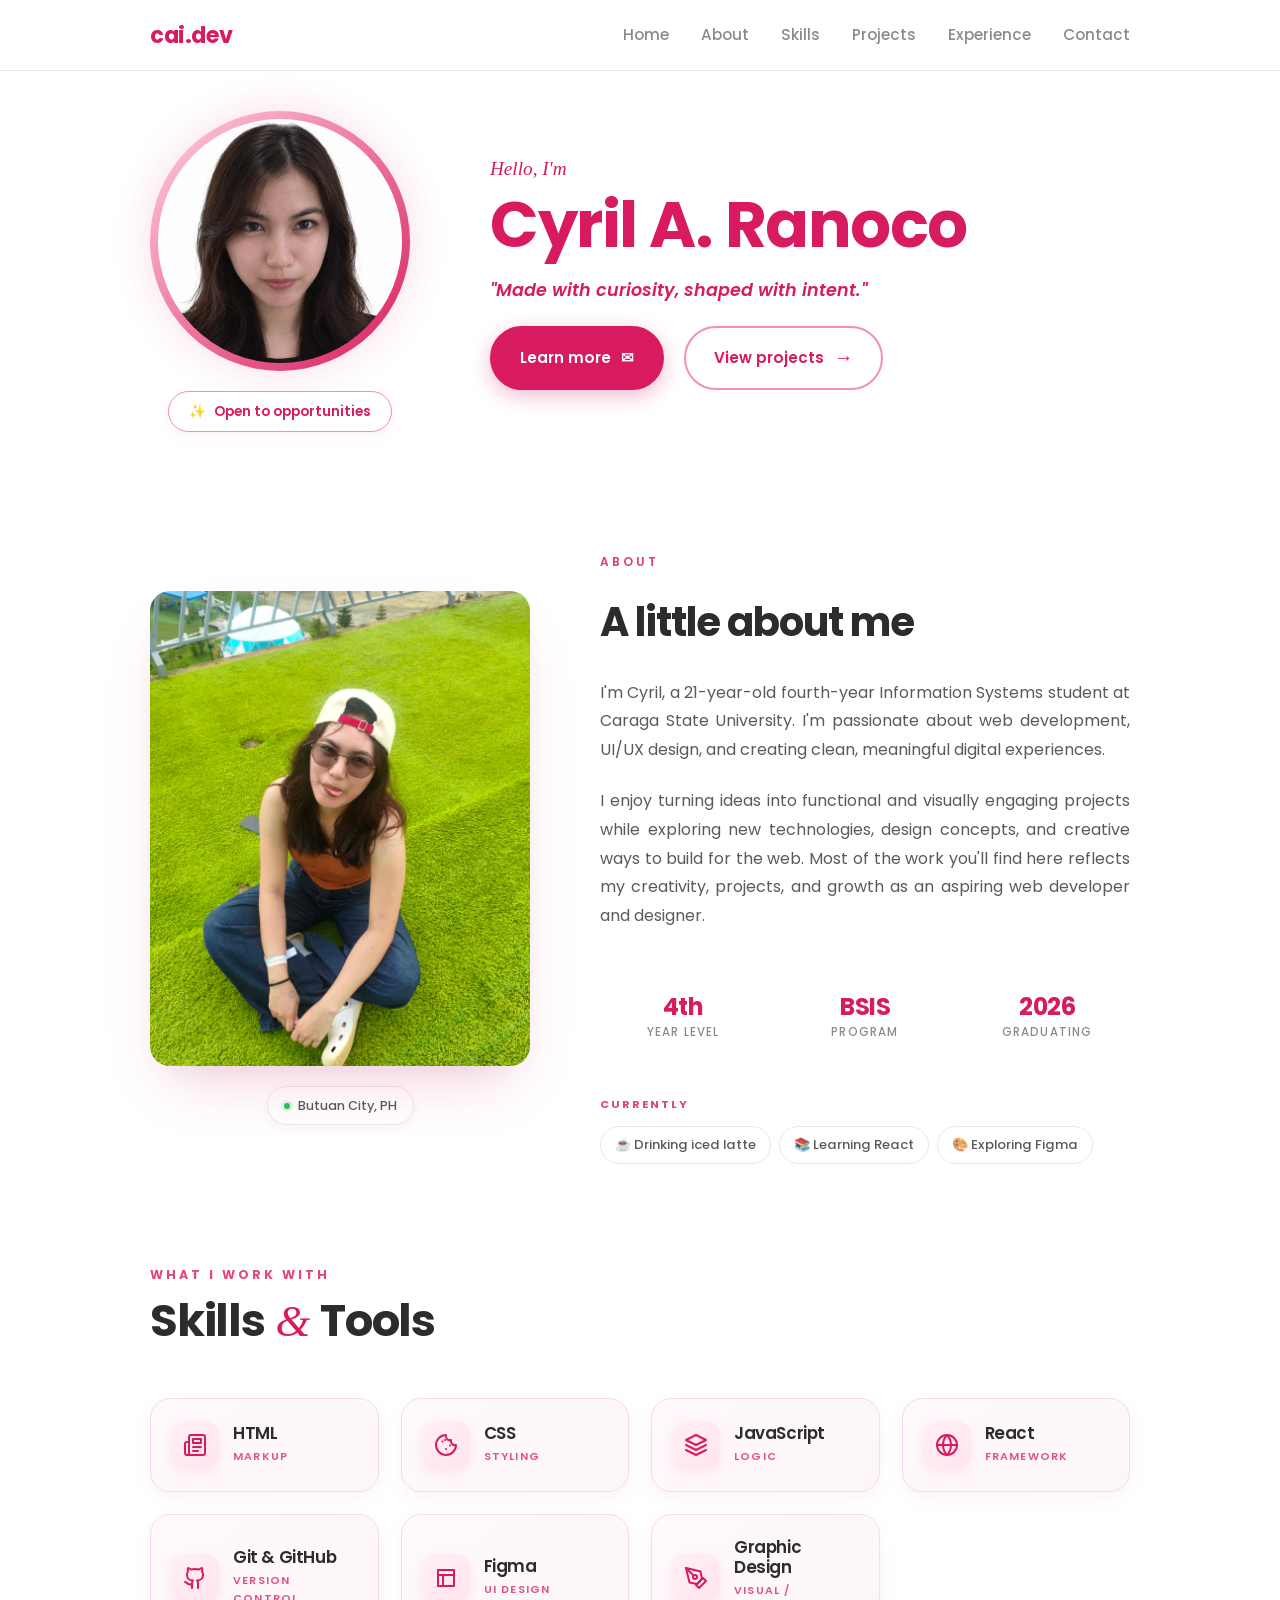
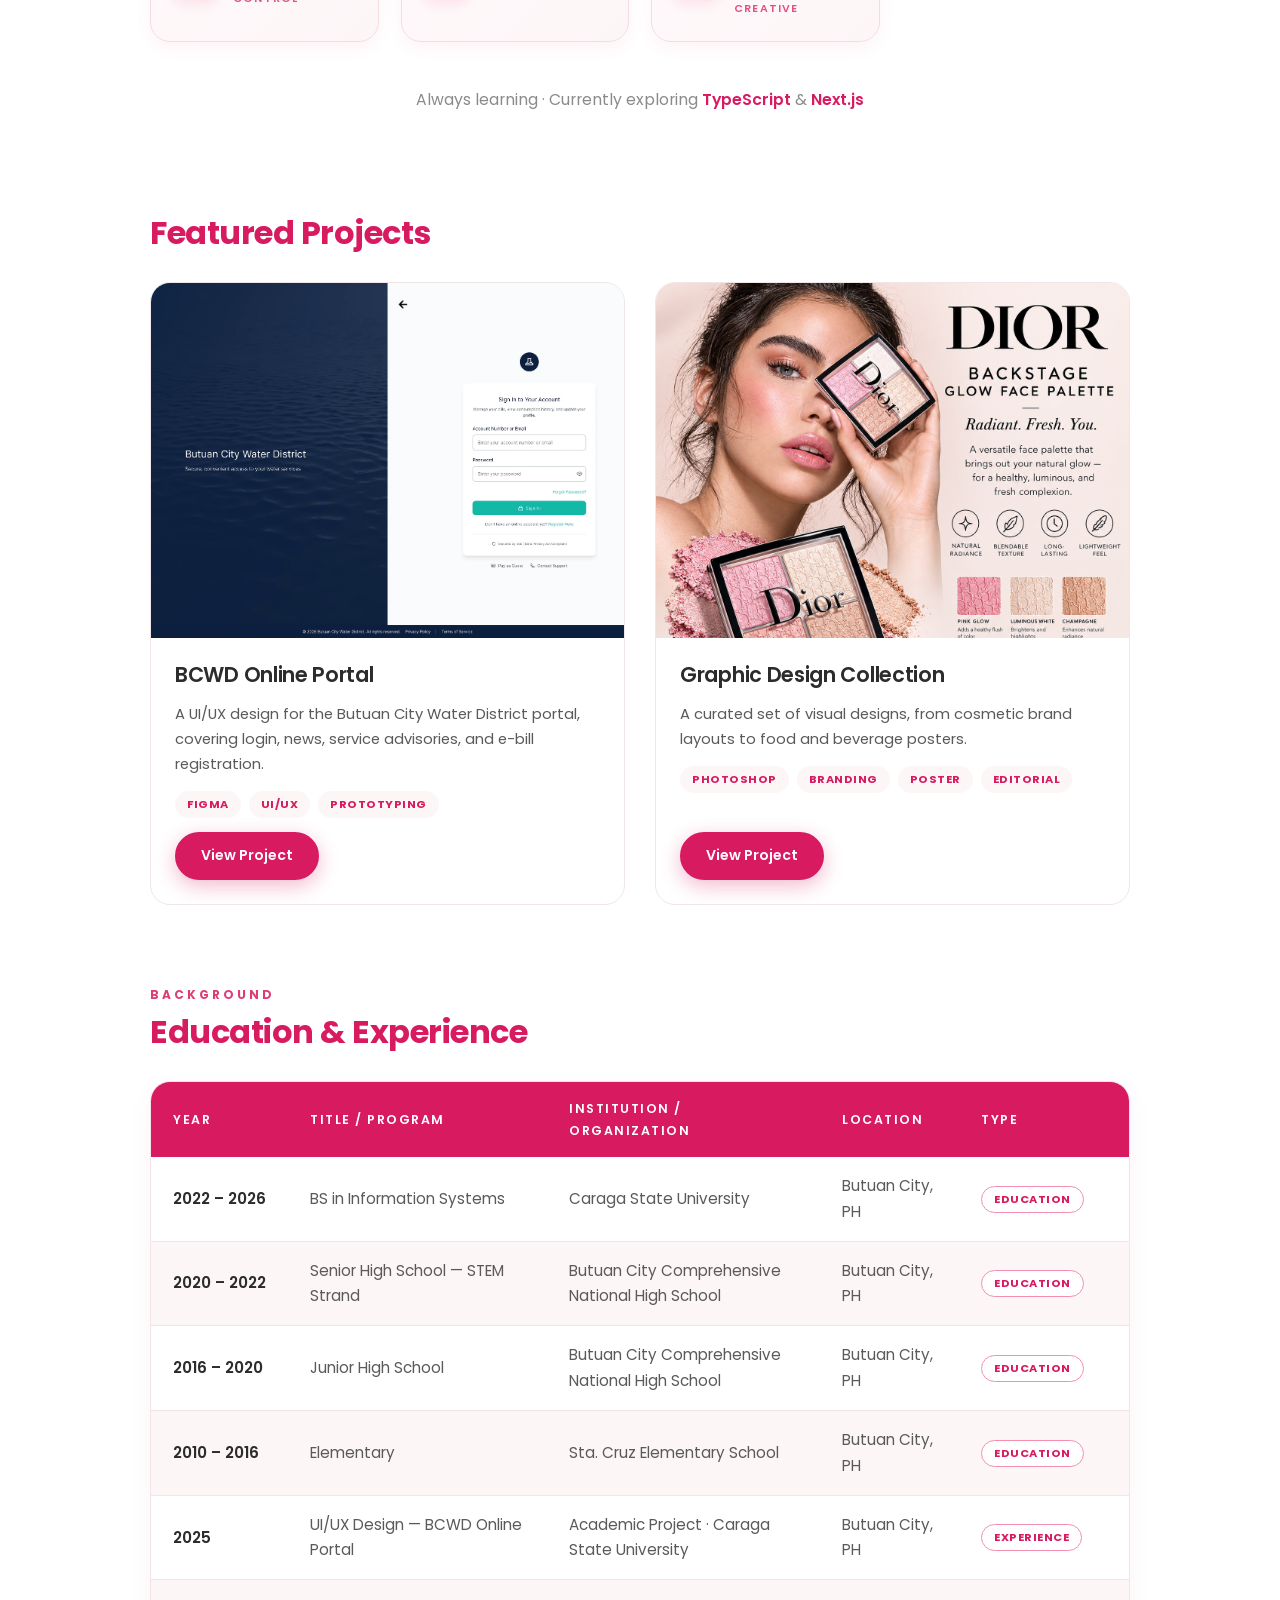
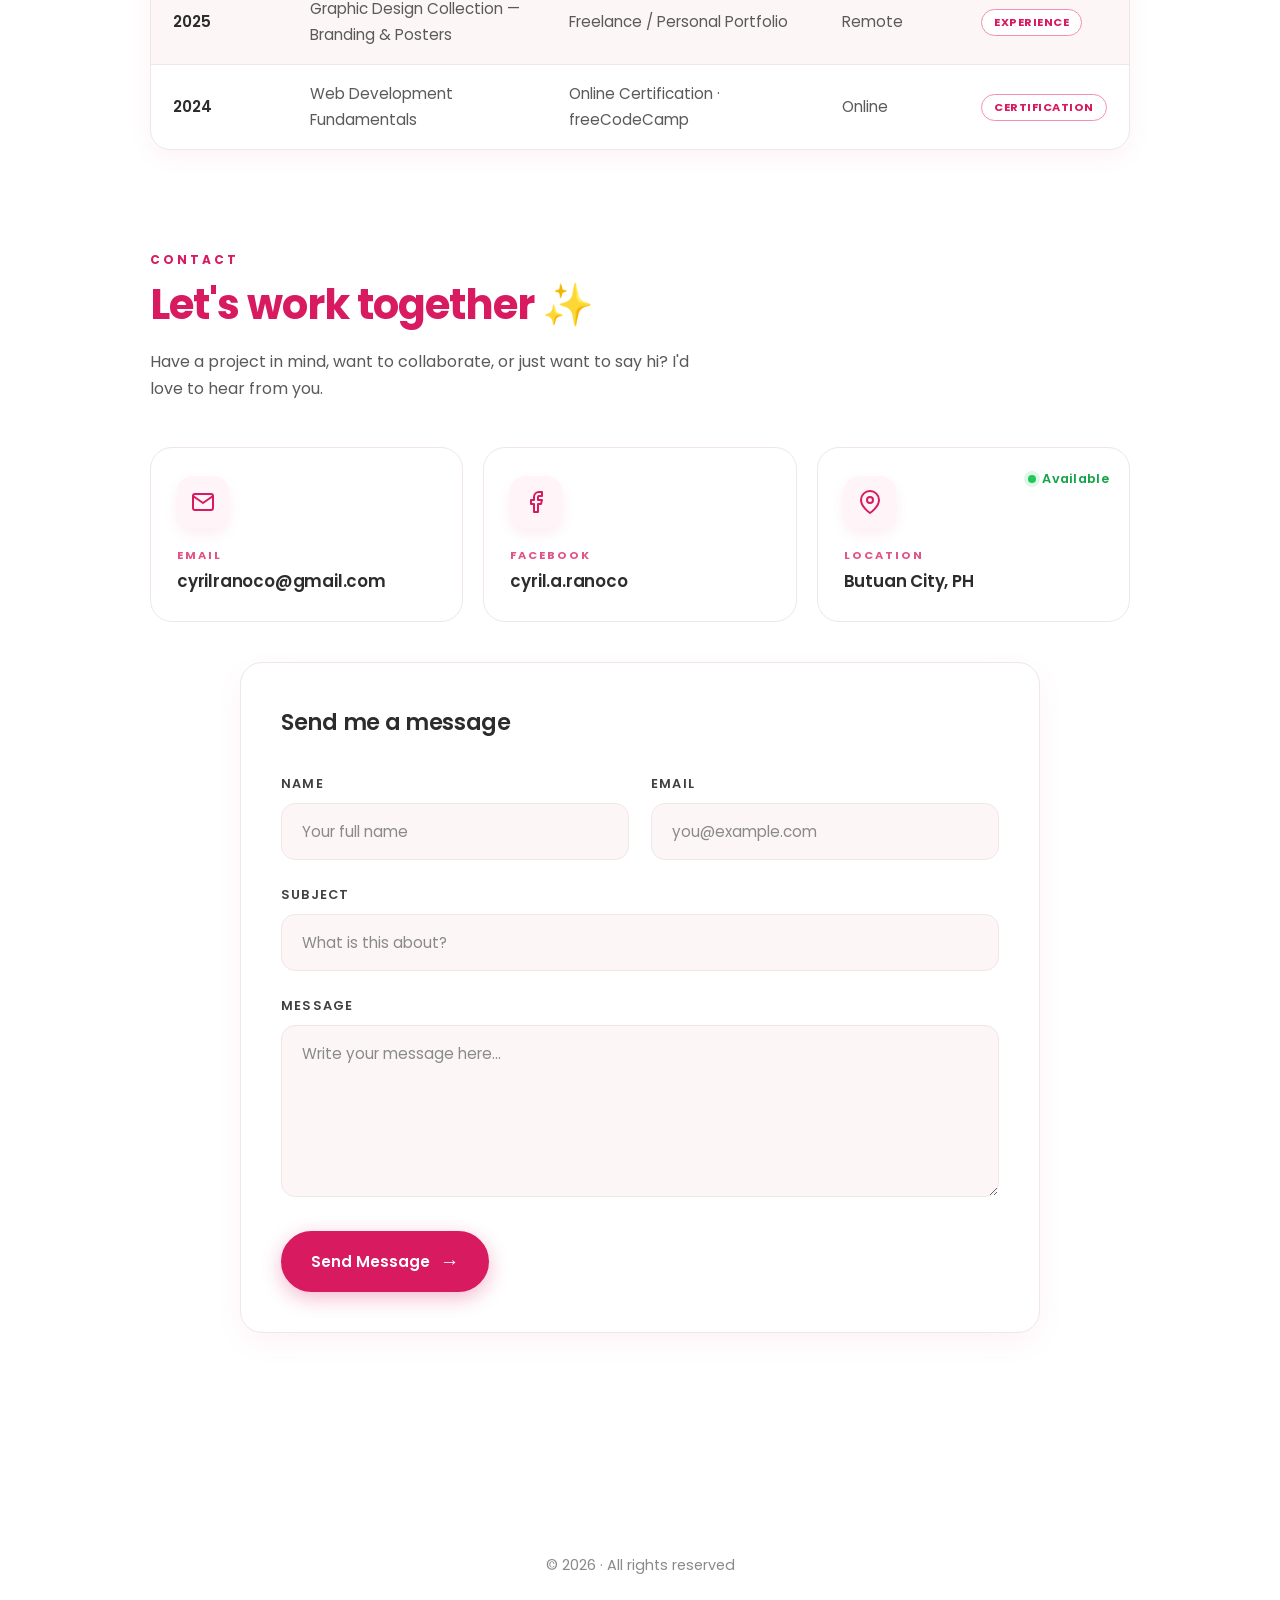
<file: index.html>
<!DOCTYPE html>
<html lang="en">
<head>
    <meta charset="UTF-8">
    <meta name="viewport" content="width=device-width, initial-scale=1.0">
    <title>Cyril A. Ranoco | Portfolio</title>
    <link rel="stylesheet" href="style.css">
</head>
<body>

    <!-- Navigation Bar -->
    <nav class="navbar">
        <a href="#home" class="logo">cai.dev</a>
        <ul class="nav-links">
            <li><a href="#home">Home</a></li>
            <li><a href="#about">About</a></li>
            <li><a href="#skills">Skills</a></li>
            <li><a href="#projects">Projects</a></li>
            <li><a href="#experience">Experience</a></li>
            <li><a href="#contact">Contact</a></li>
        </ul>
    </nav>

    <main class="main-container">

        <!-- Hero Section -->
        <section id="home" class="hero-section">
            <div class="hero-image-wrapper">
                <div class="photo-glow">
                    <img src="images/profile.jpg" alt="Cyril A. Ranoco" class="profile-photo">
                </div>
                <div class="availability-badge">
                    <span class="sparkle">✨</span> Open to opportunities
                </div>
            </div>

            <div class="hero-text">
                <p class="greeting">Hello, I'm</p>
                <h1 class="full-name">Cyril A. Ranoco</h1>
                <p class="tagline">"Made with curiosity, shaped with intent."</p>

                <div class="cta-group">
                    <a href="#about" class="btn btn-primary">Learn more <span class="btn-icon">✉</span></a>
                    <a href="#projects" class="btn btn-secondary">View projects <span class="arrow">→</span></a>
                </div>
            </div>
        </section>

        <!-- About Section -->
        <section id="about" class="about-section">
            <div class="about-container">

                <div class="about-photo-col">
                    <div class="about-photo-card">
                        <img src="images/me.jpeg" alt="Cyril A. Ranoco" class="about-photo-img">
                    </div>
                    <div class="about-photo-tag">
                        <span class="tag-dot"></span>
                        <span>Butuan City, PH</span>
                    </div>
                </div>

                <div class="about-content-col">
                    <p class="about-eyebrow">About</p>
                    <h2 class="about-heading">A little about me</h2>

                    <p class="about-para">
                        I'm Cyril, a 21-year-old fourth-year Information Systems
                        student at Caraga State University. I'm passionate about
                        web development, UI/UX design, and creating clean,
                        meaningful digital experiences.
                    </p>

                    <p class="about-para">
                        I enjoy turning ideas into functional and visually
                        engaging projects while exploring new technologies,
                        design concepts, and creative ways to build for the web.
                        Most of the work you'll find here reflects my creativity,
                        projects, and growth as an aspiring web developer and
                        designer.
                    </p>

                    <div class="about-stats">
                        <div class="stat-item">
                            <span class="stat-value">4th</span>
                            <span class="stat-label">Year Level</span>
                        </div>
                        <div class="stat-item">
                            <span class="stat-value">BSIS</span>
                            <span class="stat-label">Program</span>
                        </div>
                        <div class="stat-item">
                            <span class="stat-value">2026</span>
                            <span class="stat-label">Graduating</span>
                        </div>
                    </div>

                    <div class="about-now">
                        <span class="now-label">Currently</span>
                        <div class="now-pills">
                            <span class="now-pill">☕ Drinking iced latte</span>
                            <span class="now-pill">📚 Learning React</span>
                            <span class="now-pill">🎨 Exploring Figma</span>
                        </div>
                    </div>
                </div>
            </div>
        </section>

        <!-- Skills Section -->
        <section id="skills" class="skills-section">
            <div class="skills-header">
                <p class="skills-eyebrow">What I work with</p>
                <h2 class="skills-heading">Skills <span class="skills-accent">&amp;</span> Tools</h2>
            </div>

            <div class="skills-simple-grid">
                <div class="skill-simple-item">
                    <div class="skill-simple-icon">
                        <svg width="24" height="24" viewBox="0 0 24 24" fill="none" stroke="currentColor" stroke-width="2" stroke-linecap="round" stroke-linejoin="round">
                            <path d="M4 22h16a2 2 0 0 0 2-2V4a2 2 0 0 0-2-2H8a2 2 0 0 0-2 2v16a2 2 0 0 1-2 2Zm0 0a2 2 0 0 1-2-2v-9c0-1.1.9-2 2-2h2"/>
                            <path d="M18 14h-8"/><path d="M15 18h-5"/><path d="M10 6h8v4h-8V6Z"/>
                        </svg>
                    </div>
                    <div class="skill-simple-text">
                        <span class="skill-simple-name">HTML</span>
                        <span class="skill-simple-cat">Markup</span>
                    </div>
                </div>

                <div class="skill-simple-item">
                    <div class="skill-simple-icon">
                        <svg width="24" height="24" viewBox="0 0 24 24" fill="none" stroke="currentColor" stroke-width="2" stroke-linecap="round" stroke-linejoin="round">
                            <path d="M12 2a10 10 0 1 0 10 10 4 4 0 0 1-5-5 4 4 0 0 1-5-5"/>
                            <path d="M8.5 8.5v.01"/><path d="M16 12.5v.01"/><path d="M12 16v.01"/><path d="M11 7v.01"/>
                        </svg>
                    </div>
                    <div class="skill-simple-text">
                        <span class="skill-simple-name">CSS</span>
                        <span class="skill-simple-cat">Styling</span>
                    </div>
                </div>

                <div class="skill-simple-item">
                    <div class="skill-simple-icon">
                        <svg width="24" height="24" viewBox="0 0 24 24" fill="none" stroke="currentColor" stroke-width="2" stroke-linecap="round" stroke-linejoin="round">
                            <path d="M12 2L2 7l10 5 10-5-10-5zM2 17l10 5 10-5M2 12l10 5 10-5"/>
                        </svg>
                    </div>
                    <div class="skill-simple-text">
                        <span class="skill-simple-name">JavaScript</span>
                        <span class="skill-simple-cat">Logic</span>
                    </div>
                </div>

                <div class="skill-simple-item">
                    <div class="skill-simple-icon">
                        <svg width="24" height="24" viewBox="0 0 24 24" fill="none" stroke="currentColor" stroke-width="2" stroke-linecap="round" stroke-linejoin="round">
                            <circle cx="12" cy="12" r="10"/>
                            <path d="M12 2a14.5 14.5 0 0 0 0 20 14.5 14.5 0 0 0 0-20"/>
                            <path d="M2 12h20"/>
                        </svg>
                    </div>
                    <div class="skill-simple-text">
                        <span class="skill-simple-name">React</span>
                        <span class="skill-simple-cat">Framework</span>
                    </div>
                </div>

                <div class="skill-simple-item">
                    <div class="skill-simple-icon">
                        <svg width="24" height="24" viewBox="0 0 24 24" fill="none" stroke="currentColor" stroke-width="2" stroke-linecap="round" stroke-linejoin="round">
                            <path d="M15 22v-4a4.8 4.8 0 0 0-1-3.5c3 0 6-2 6-5.5.08-1.25-.27-2.48-1-3.5.28-1.15.28-2.35 0-3.5 0 0-1 0-3 1.5-2.64-.5-5.36-.5-8 0C6 2 5 2 5 2c-.3 1.15-.3 2.35 0 3.5A5.403 5.403 0 0 0 4 9c0 3.5 3 5.5 6 5.5-.39.49-.68 1.05-.85 1.65-.17.6-.22 1.23-.15 1.85v4"/>
                            <path d="M9 18c-4.51 2-5-2-7-2"/>
                        </svg>
                    </div>
                    <div class="skill-simple-text">
                        <span class="skill-simple-name">Git &amp; GitHub</span>
                        <span class="skill-simple-cat">Version Control</span>
                    </div>
                </div>

                <div class="skill-simple-item">
                    <div class="skill-simple-icon">
                        <svg width="24" height="24" viewBox="0 0 24 24" fill="none" stroke="currentColor" stroke-width="2" stroke-linecap="round" stroke-linejoin="round">
                            <path d="M4 4h16v16H4z"/><path d="M4 9h16"/><path d="M9 20V9"/>
                        </svg>
                    </div>
                    <div class="skill-simple-text">
                        <span class="skill-simple-name">Figma</span>
                        <span class="skill-simple-cat">UI Design</span>
                    </div>
                </div>

                <div class="skill-simple-item">
                    <div class="skill-simple-icon">
                        <svg width="24" height="24" viewBox="0 0 24 24" fill="none" stroke="currentColor" stroke-width="2" stroke-linecap="round" stroke-linejoin="round">
                            <path d="M12 19l7-7 3 3-7 7-3-3z"/>
                            <path d="M18 13l-1.5-7.5L2 2l3.5 14.5L13 18l5-5z"/>
                            <path d="M2 2l7.586 7.586"/>
                            <circle cx="11" cy="11" r="2"/>
                        </svg>
                    </div>
                    <div class="skill-simple-text">
                        <span class="skill-simple-name">Graphic Design</span>
                        <span class="skill-simple-cat">Visual / Creative</span>
                    </div>
                </div>
            </div>

            <p class="skills-footer">
                Always learning · Currently exploring
                <span>TypeScript</span> &amp; <span>Next.js</span>
            </p>
        </section>

        <!-- Featured Projects Section -->
        <section id="projects" class="projects-section">
            <div class="section-header">
                <h2 class="section-title">Featured Projects</h2>
            </div>

            <div class="project-cards">

                <!-- Project 1: BCWD -->
                <article class="project-card">
                    <img src="images/bcwd-login.webp" alt="BCWD login page" class="project-card-img">
                    <div class="project-card-body">
                        <h3 class="project-card-title">BCWD Online Portal</h3>
                        <p class="project-card-desc">
                            A UI/UX design for the Butuan City Water District portal, covering login,
                            news, service advisories, and e-bill registration.
                        </p>
                        <ul class="project-card-tech">
                            <li>Figma</li>
                            <li>UI/UX</li>
                            <li>Prototyping</li>
                        </ul>
                        <a href="#bcwd-modal" class="btn btn-primary project-card-btn">View Project</a>
                    </div>
                </article>

                <!-- Project 2: Graphic Design -->
                <article class="project-card">
                    <img src="images/blush.png" alt="Blush brand design" class="project-card-img">
                    <div class="project-card-body">
                        <h3 class="project-card-title">Graphic Design Collection</h3>
                        <p class="project-card-desc">
                            A curated set of visual designs, from cosmetic brand layouts
                            to food and beverage posters.
                        </p>
                        <ul class="project-card-tech">
                            <li>Photoshop</li>
                            <li>Branding</li>
                            <li>Poster</li>
                            <li>Editorial</li>
                        </ul>
                        <a href="#design-modal" class="btn btn-primary project-card-btn">View Project</a>
                    </div>
                </article>

            </div>
        </section>

        <!-- Education & Experience Section -->
        <section id="experience" class="experience-section">
            <div class="section-header">
                <p class="experience-eyebrow">Background</p>
                <h2 class="section-title">Education &amp; Experience</h2>
            </div>

            <div class="table-wrapper">
                <table class="experience-table">
                    <caption class="visually-hidden">My education, training, and project experience</caption>
                    <thead>
                        <tr>
                            <th scope="col">Year</th>
                            <th scope="col">Title / Program</th>
                            <th scope="col">Institution / Organization</th>
                            <th scope="col">Location</th>
                            <th scope="col">Type</th>
                        </tr>
                    </thead>
                    <tbody>
                        <tr>
                            <td>2022 – 2026</td>
                            <td>BS in Information Systems</td>
                            <td>Caraga State University</td>
                            <td>Butuan City, PH</td>
                            <td><span class="type-badge">Education</span></td>
                        </tr>
                        <tr>
                            <td>2020 – 2022</td>
                            <td>Senior High School — STEM Strand</td>
                            <td>Butuan City Comprehensive National High School</td>
                            <td>Butuan City, PH</td>
                            <td><span class="type-badge">Education</span></td>
                        </tr>
                        <tr>
                            <td>2016 – 2020</td>
                            <td>Junior High School</td>
                            <td>Butuan City Comprehensive National High School</td>
                            <td>Butuan City, PH</td>
                            <td><span class="type-badge">Education</span></td>
                        </tr>
                        <tr>
                            <td>2010 – 2016</td>
                            <td>Elementary</td>
                            <td>Sta. Cruz Elementary School</td>
                            <td>Butuan City, PH</td>
                            <td><span class="type-badge">Education</span></td>
                        </tr>
                        <tr>
                            <td>2025</td>
                            <td>UI/UX Design — BCWD Online Portal</td>
                            <td>Academic Project · Caraga State University</td>
                            <td>Butuan City, PH</td>
                            <td><span class="type-badge">Experience</span></td>
                        </tr>
                        <tr>
                            <td>2025</td>
                            <td>Graphic Design Collection — Branding &amp; Posters</td>
                            <td>Freelance / Personal Portfolio</td>
                            <td>Remote</td>
                            <td><span class="type-badge">Experience</span></td>
                        </tr>
                        <tr>
                            <td>2024</td>
                            <td>Web Development Fundamentals</td>
                            <td>Online Certification · freeCodeCamp</td>
                            <td>Online</td>
                            <td><span class="type-badge">Certification</span></td>
                        </tr>
                    </tbody>
                </table>
            </div>
        </section>

        <!-- Contact Section -->
        <section id="contact" class="contact-section">

            <div class="section-header contact-header">
                <p class="contact-eyebrow">Contact</p>
                <h2 class="section-title contact-title">Let's work together ✨</h2>
                <p class="contact-intro">
                    Have a project in mind, want to collaborate, or just want to say hi?
                    I'd love to hear from you.
                </p>
            </div>

            <div class="contact-grid">

                <div class="contact-card">
                    <div class="contact-icon">
                        <svg width="24" height="24" viewBox="0 0 24 24" fill="none" stroke="currentColor" stroke-width="2" stroke-linecap="round" stroke-linejoin="round"><path d="M4 4h16c1.1 0 2 .9 2 2v12c0 1.1-.9 2-2 2H4c-1.1 0-2-.9-2-2V6c0-1.1.9-2 2-2z"/><polyline points="22,6 12,13 2,6"/></svg>
                    </div>
                    <div class="contact-card-body">
                        <p class="contact-label">Email</p>
                        <p class="contact-value">cyrilranoco@gmail.com</p>
                    </div>
                </div>

                <div class="contact-card">
                    <div class="contact-icon">
                        <svg width="24" height="24" viewBox="0 0 24 24" fill="none" stroke="currentColor" stroke-width="2" stroke-linecap="round" stroke-linejoin="round"><path d="M18 2h-3a5 5 0 0 0-5 5v3H7v4h3v8h4v-8h3l1-4h-4V7a1 1 0 0 1 1-1h3z"/></svg>
                    </div>
                    <div class="contact-card-body">
                        <p class="contact-label">Facebook</p>
                        <p class="contact-value">cyril.a.ranoco</p>
                    </div>
                </div>

                <div class="contact-card">
                    <div class="contact-icon">
                        <svg width="24" height="24" viewBox="0 0 24 24" fill="none" stroke="currentColor" stroke-width="2" stroke-linecap="round" stroke-linejoin="round"><path d="M21 10c0 7-9 13-9 13s-9-6-9-13a9 9 0 0 1 18 0z"/><circle cx="12" cy="10" r="3"/></svg>
                    </div>
                    <div class="contact-card-body">
                        <p class="contact-label">Location</p>
                        <p class="contact-value">Butuan City, PH</p>
                    </div>
                    <div class="contact-actions">
                        <span class="status-dot"></span>
                        <span class="status-text">Available</span>
                    </div>
                </div>

            </div>

            <!-- Contact Form -->
            <form class="contact-form" action="mailto:cyrilranoco@gmail.com" method="post" enctype="text/plain">
                <h3 class="form-title">Send me a message</h3>

                <div class="form-row">
                    <div class="form-group">
                        <label for="name">Name</label>
                        <input type="text" id="name" name="name" placeholder="Your full name" required>
                    </div>
                    <div class="form-group">
                        <label for="email">Email</label>
                        <input type="email" id="email" name="email" placeholder="you@example.com" required>
                    </div>
                </div>

                <div class="form-group">
                    <label for="subject">Subject</label>
                    <input type="text" id="subject" name="subject" placeholder="What is this about?" required>
                </div>

                <div class="form-group">
                    <label for="message">Message</label>
                    <textarea id="message" name="message" rows="6" placeholder="Write your message here..." required></textarea>
                </div>

                <button type="submit" class="btn btn-primary form-btn">Send Message <span class="arrow">→</span></button>
            </form>

        </section>

    </main>

    <!-- =============================================
         MODAL: BCWD PROJECT GALLERY
         ============================================= -->
    <div id="bcwd-modal" class="modal">
        <a href="#projects" class="modal-backdrop" aria-label="Close modal"></a>
        <div class="modal-content">
            <a href="#projects" class="modal-close" aria-label="Close">✕</a>

            <div class="gallery-header">
                <p class="gallery-eyebrow">UI/UX Design Project</p>
                <h2 class="gallery-title">BCWD Online Portal</h2>
                <p class="gallery-subtitle">
                    A comprehensive redesign for the Butuan City Water District — covering login,
                    homepage, news, announcements, registration, and history. This gallery shows the key screens.
                </p>
            </div>

            <div class="gallery-grid">
                <div class="gallery-item">
                    <img src="images/bcwd-login.webp" alt="BCWD login screen" loading="lazy">
                    <p class="gallery-caption">Login</p>
                </div>
                <div class="gallery-item">
                    <img src="images/bcwd-homepage.webp" alt="BCWD homepage" loading="lazy">
                    <p class="gallery-caption">Homepage</p>
                </div>
                <div class="gallery-item">
                    <img src="images/bcwd-news.webp" alt="BCWD news page" loading="lazy">
                    <p class="gallery-caption">News &amp; Updates</p>
                </div>
                <div class="gallery-item">
                    <img src="images/bcwd-announcement.webp" alt="BCWD announcements" loading="lazy">
                    <p class="gallery-caption">Announcements</p>
                </div>
                <div class="gallery-item">
                    <img src="images/bcwd-registration.webp" alt="BCWD registration" loading="lazy">
                    <p class="gallery-caption">Registration</p>
                </div>
                <div class="gallery-item">
                    <img src="images/bcwd-history.webp" alt="BCWD history" loading="lazy">
                    <p class="gallery-caption">History</p>
                </div>
            </div>

            <div class="gallery-tags">
                <span>Figma</span>
                <span>UI/UX</span>
                <span>Prototyping</span>
                <span>Wireframing</span>
                <span>User Research</span>
            </div>
        </div>
    </div>

    <!-- =============================================
         MODAL: GRAPHIC DESIGN PROJECT GALLERY
         ============================================= -->
    <div id="design-modal" class="modal">
        <a href="#projects" class="modal-backdrop" aria-label="Close modal"></a>
        <div class="modal-content">
            <a href="#projects" class="modal-close" aria-label="Close">✕</a>

            <div class="gallery-header">
                <p class="gallery-eyebrow">Visual Design Collection</p>
                <h2 class="gallery-title">Graphic Design Collection</h2>
                <p class="gallery-subtitle">
                    A curated set of visual designs — cosmetic brand layouts, food &amp; beverage posters,
                    and editorial pieces. Each piece explores typography, color, and composition.
                </p>
            </div>

            <div class="gallery-grid">
                <div class="gallery-item">
                    <img src="images/blush.png" alt="Blush brand design" loading="lazy">
                    <p class="gallery-caption">Blush — Cosmetic Brand</p>
                </div>
                <div class="gallery-item">
                    <img src="images/rhode.png" alt="Rhode brand design" loading="lazy">
                    <p class="gallery-caption">Rhode</p>
                </div>
                <div class="gallery-item">
                    <img src="images/eyeshadow.png" alt="Eyeshadow design" loading="lazy">
                    <p class="gallery-caption">Eyeshadow</p>
                </div>
                <div class="gallery-item">
                    <img src="images/design1.jpg" alt="Design 1" loading="lazy">
                    <p class="gallery-caption">Design 1</p>
                </div>
                <div class="gallery-item">
                    <img src="images/design2.jpg" alt="Design 2" loading="lazy">
                    <p class="gallery-caption">Design 2</p>
                </div>
                <div class="gallery-item">
                    <img src="images/c1.jpg" alt="Creative 1" loading="lazy">
                    <p class="gallery-caption">Creative 1</p>
                </div>
                <div class="gallery-item">
                    <img src="images/c2.jpg" alt="Creative 2" loading="lazy">
                    <p class="gallery-caption">Creative 2</p>
                </div>
                <div class="gallery-item">
                    <img src="images/f1.jpg" alt="Feature 1" loading="lazy">
                    <p class="gallery-caption">Feature 1</p>
                </div>
                <div class="gallery-item">
                    <img src="images/f2.jpg" alt="Feature 2" loading="lazy">
                    <p class="gallery-caption">Feature 2</p>
                </div>
            </div>

            <div class="gallery-tags">
                <span>Photoshop</span>
                <span>Illustrator</span>
                <span>Branding</span>
                <span>Poster</span>
                <span>Editorial</span>
            </div>
        </div>
    </div>

    <!-- Footer -->
    <footer class="footer">
        <p>© 2026 · All rights reserved</p>
    </footer>

</body>
</html>
</file>
<file: style.css>
/* --- Typography Import --- */
@import url('https://fonts.googleapis.com/css2?family=Poppins:wght@300;400;500;600;700&display=swap');

/* --- Theme Variables --- */
:root {
    --bg-color: #FFFFFF;
    --card-bg: #FDF6F7;
    --white: #FFFFFF;

    --primary-pink: #D81B60;
    --accent-pink: #F48FB1;
    --glow-pink: rgba(216, 27, 96, 0.15);

    --text-dark: #2C2C2C;
    --text-body: #5A5A5A;
    --text-muted: #8A8A8A;

    --border-soft: #F0E6E8;
    --font-primary: 'Poppins', sans-serif;
}

/* --- Global Reset --- */
* {
    margin: 0;
    padding: 0;
    box-sizing: border-box;
}

html {
    scroll-behavior: smooth;
}

body {
    background-color: var(--bg-color);
    font-family: var(--font-primary);
    color: var(--text-body);
    line-height: 1.7;
    -webkit-font-smoothing: antialiased;
}

img {
    max-width: 100%;
}

/* Keeps section headings from hiding under the sticky navbar */
section[id] {
    scroll-margin-top: 90px;
}

.visually-hidden {
    position: absolute;
    width: 1px;
    height: 1px;
    overflow: hidden;
    clip: rect(0 0 0 0);
    white-space: nowrap;
}

/* =============================================
   NAVIGATION BAR (sticky)
   ============================================= */
.navbar {
    position: sticky;
    top: 0;
    z-index: 100;
    display: flex;
    justify-content: space-between;
    align-items: center;
    padding: 16px max(60px, calc((100vw - 1100px) / 2 + 60px));
    background-color: rgba(255, 255, 255, 0.92);
    backdrop-filter: blur(8px);
    -webkit-backdrop-filter: blur(8px);
    border-bottom: 1px solid var(--border-soft);
}

.logo {
    font-size: 1.4rem;
    font-weight: 700;
    color: var(--primary-pink);
    letter-spacing: -0.5px;
    text-decoration: none;
}

.nav-links {
    list-style: none;
    display: flex;
    flex-wrap: wrap;
    gap: 8px 32px;
}

.nav-links a {
    position: relative;
    text-decoration: none;
    color: var(--text-muted);
    font-size: 0.95rem;
    font-weight: 500;
    padding: 4px 0;
    transition: color 0.3s ease;
}

.nav-links a::after {
    content: "";
    position: absolute;
    left: 0;
    bottom: 0;
    width: 0;
    height: 2px;
    background-color: var(--primary-pink);
    transition: width 0.3s ease;
}

.nav-links a:hover {
    color: var(--primary-pink);
}

.nav-links a:hover::after {
    width: 100%;
}

/* --- Main Container --- */
.main-container {
    max-width: 1100px;
    margin: 0 auto;
    padding: 40px 60px 80px 60px;
}

/* --- Shared section headings --- */
.section-title {
    font-size: 2rem;
    font-weight: 700;
    color: var(--primary-pink);
    letter-spacing: -0.5px;
    line-height: 1.2;
}

/* =============================================
   HERO SECTION
   ============================================= */
.hero-section {
    display: flex;
    align-items: center;
    gap: 80px;
    margin-bottom: 100px;
}

.hero-image-wrapper {
    display: flex;
    flex-direction: column;
    align-items: center;
    gap: 20px;
}

.photo-glow {
    width: 260px;
    height: 260px;
    border-radius: 50%;
    padding: 8px;
    background: linear-gradient(135deg, #FFD1DC, var(--primary-pink));
    box-shadow: 0 0 40px var(--glow-pink);
    display: flex;
    justify-content: center;
    align-items: center;
}

.profile-photo {
    width: 100%;
    height: 100%;
    object-fit: cover;
    border-radius: 50%;
    background-color: #fff;
}

.availability-badge {
    background-color: var(--bg-color);
    color: var(--primary-pink);
    padding: 8px 20px;
    border-radius: 50px;
    font-size: 0.85rem;
    font-weight: 600;
    border: 1px solid var(--accent-pink);
    box-shadow: 0 4px 15px rgba(216, 27, 96, 0.05);
    display: inline-flex;
    align-items: center;
    gap: 8px;
}

.hero-text {
    flex: 1;
}

.greeting {
    font-family: 'Georgia', serif;
    font-style: italic;
    color: var(--primary-pink);
    font-size: 1.2rem;
    margin-bottom: 5px;
}

.full-name {
    font-size: 4rem;
    font-weight: 700;
    color: var(--primary-pink);
    line-height: 1.1;
    letter-spacing: -1.5px;
    margin-bottom: 15px;
}

.tagline {
    font-size: 1.1rem;
    font-weight: 600;
    font-style: italic;
    color: var(--primary-pink);
    margin-bottom: 20px;
}

/* --- Buttons --- */
.cta-group {
    display: flex;
    flex-wrap: wrap;
    gap: 20px;
}

.btn {
    display: inline-flex;
    align-items: center;
    justify-content: center;
    gap: 10px;
    padding: 14px 28px;
    border-radius: 50px;
    font-family: var(--font-primary);
    font-size: 0.95rem;
    font-weight: 600;
    text-decoration: none;
    cursor: pointer;
    transition: all 0.3s ease;
}

.btn-primary {
    background-color: var(--primary-pink);
    color: #FFFFFF;
    border: 2px solid var(--primary-pink);
    box-shadow: 0 6px 20px rgba(216, 27, 96, 0.3);
}

.btn-primary:hover {
    background-color: #C2185B;
    border-color: #C2185B;
    transform: translateY(-2px);
    box-shadow: 0 8px 25px rgba(216, 27, 96, 0.4);
}

.btn-secondary {
    background-color: transparent;
    color: var(--primary-pink);
    border: 2px solid var(--accent-pink);
}

.btn-secondary:hover {
    border-color: var(--primary-pink);
    background-color: #FFF0F5;
    transform: translateY(-2px);
}

.arrow {
    font-size: 1.2rem;
    transition: transform 0.3s ease;
}

.btn-secondary:hover .arrow,
.btn-primary:hover .arrow {
    transform: translateX(4px);
}

/* =============================================
   ABOUT SECTION
   ============================================= */
.about-section {
    margin-bottom: 80px;
    padding: 20px 0;
}

.about-container {
    display: grid;
    grid-template-columns: 380px 1fr;
    gap: 70px;
    align-items: center;
}

.about-photo-col {
    display: flex;
    flex-direction: column;
    align-items: center;
    gap: 20px;
}

.about-photo-card {
    position: relative;
    width: 100%;
    aspect-ratio: 4 / 5;
    border-radius: 20px;
    overflow: hidden;
    box-shadow:
        0 30px 60px -20px rgba(216, 27, 96, 0.20),
        0 15px 30px -15px rgba(0, 0, 0, 0.08);
    transition: transform 0.5s cubic-bezier(0.2, 0.8, 0.2, 1),
                box-shadow 0.5s ease;
}

.about-photo-card:hover {
    transform: translateY(-6px);
    box-shadow:
        0 40px 70px -25px rgba(216, 27, 96, 0.28),
        0 20px 40px -15px rgba(0, 0, 0, 0.1);
}

.about-photo-img {
    width: 100%;
    height: 100%;
    object-fit: cover;
    object-position: center;
    display: block;
    transition: transform 0.7s cubic-bezier(0.2, 0.8, 0.2, 1);
}

.about-photo-card:hover .about-photo-img {
    transform: scale(1.03);
}

.about-photo-tag {
    display: inline-flex;
    align-items: center;
    gap: 8px;
    padding: 8px 16px;
    background: #FFFFFF;
    border: 1px solid var(--border-soft);
    border-radius: 50px;
    font-size: 0.8rem;
    font-weight: 500;
    color: var(--text-body);
    box-shadow: 0 4px 12px rgba(216, 27, 96, 0.06);
}

.tag-dot {
    width: 6px;
    height: 6px;
    border-radius: 50%;
    background: #22C55E;
    box-shadow: 0 0 0 3px rgba(34, 197, 94, 0.15);
}

.about-content-col {
    display: flex;
    flex-direction: column;
    gap: 22px;
}

.about-eyebrow {
    font-size: 0.75rem;
    font-weight: 600;
    text-transform: uppercase;
    letter-spacing: 3px;
    color: var(--primary-pink);
    opacity: 0.85;
    margin-bottom: 4px;
}

.about-heading {
    font-size: 2.5rem;
    font-weight: 700;
    color: var(--text-dark);
    letter-spacing: -1px;
    line-height: 1.15;
    margin-bottom: 12px;
}

.about-para {
    font-size: 1rem;
    line-height: 1.8;
    color: var(--text-body);
    font-weight: 400;
    text-align: justify;
    text-justify: inter-word;
    hyphens: auto;
    max-width: 580px;
}

.about-stats {
    display: grid;
    grid-template-columns: repeat(3, 1fr);
    gap: 16px;
    margin-top: 20px;
    padding: 22px 0;
}

.stat-item {
    display: flex;
    flex-direction: column;
    gap: 4px;
    align-items: center;
}

.stat-value {
    font-size: 1.5rem;
    font-weight: 700;
    color: var(--primary-pink);
    letter-spacing: -0.5px;
    line-height: 1;
}

.stat-label {
    font-size: 0.72rem;
    font-weight: 500;
    text-transform: uppercase;
    letter-spacing: 1.2px;
    color: var(--text-muted);
    text-align: center;
}

.about-now {
    display: flex;
    flex-direction: column;
    gap: 12px;
    margin-top: 8px;
}

.now-label {
    font-size: 0.7rem;
    font-weight: 700;
    text-transform: uppercase;
    letter-spacing: 2px;
    color: var(--primary-pink);
    opacity: 0.8;
}

.now-pills {
    display: flex;
    flex-wrap: wrap;
    gap: 8px;
}

.now-pill {
    display: inline-flex;
    align-items: center;
    gap: 6px;
    padding: 7px 14px;
    background: #FFFFFF;
    border: 1px solid var(--border-soft);
    border-radius: 50px;
    font-size: 0.82rem;
    font-weight: 500;
    color: var(--text-body);
    transition: all 0.25s ease;
}

.now-pill:hover {
    background: #FFF5F8;
    border-color: var(--accent-pink);
    color: var(--primary-pink);
    transform: translateY(-2px);
}

/* =============================================
   SKILLS SECTION
   ============================================= */
.skills-section {
    margin-bottom: 100px;
}

.skills-header {
    margin-bottom: 50px;
}

.skills-eyebrow {
    font-size: 0.78rem;
    font-weight: 700;
    text-transform: uppercase;
    letter-spacing: 3px;
    color: var(--primary-pink);
    opacity: 0.8;
    margin-bottom: 10px;
}

.skills-heading {
    font-size: 2.8rem;
    font-weight: 700;
    color: var(--text-dark);
    letter-spacing: -1.2px;
    line-height: 1.15;
}

.skills-accent {
    color: var(--primary-pink);
    font-family: 'Georgia', serif;
    font-style: italic;
    font-weight: 500;
    padding: 0 2px;
}

.skills-simple-grid {
    display: grid;
    grid-template-columns: repeat(4, 1fr);
    gap: 22px;
    margin-bottom: 45px;
}

.skill-simple-item {
    display: flex;
    align-items: center;
    gap: 14px;
    padding: 22px 20px;
    background: linear-gradient(135deg, #FFF9FB 0%, #FDF6F7 100%);
    border: 1px solid #F5DCE3;
    border-radius: 20px;
    box-shadow: 0 6px 18px rgba(216, 27, 96, 0.05);
    transition: border-color 0.3s ease, transform 0.3s ease;
}

.skill-simple-item:hover {
    border-color: var(--accent-pink);
    transform: translateY(-3px);
}

.skill-simple-icon {
    width: 48px;
    height: 48px;
    border-radius: 14px;
    background: linear-gradient(135deg, #FFF0F5 0%, #FFE4EC 100%);
    color: var(--primary-pink);
    display: flex;
    justify-content: center;
    align-items: center;
    flex-shrink: 0;
    box-shadow: 0 4px 12px rgba(216, 27, 96, 0.08);
}

.skill-simple-text {
    display: flex;
    flex-direction: column;
    gap: 5px;
    min-width: 0;
}

.skill-simple-name {
    font-size: 1.05rem;
    font-weight: 600;
    color: var(--text-dark);
    letter-spacing: -0.4px;
    line-height: 1.2;
}

.skill-simple-cat {
    font-size: 0.68rem;
    font-weight: 600;
    text-transform: uppercase;
    letter-spacing: 1.2px;
    color: var(--primary-pink);
    opacity: 0.75;
}

.skills-footer {
    font-size: 0.98rem;
    color: var(--text-muted);
    text-align: center;
    margin-top: 14px;
    font-weight: 400;
}

.skills-footer span {
    color: var(--primary-pink);
    font-weight: 600;
}

/* =============================================
   FEATURED PROJECTS — reusable cards (Flexbox)
   ============================================= */
.projects-section {
    margin-bottom: 80px;
}

.project-cards {
    display: flex;
    flex-wrap: wrap;
    gap: 30px;
    margin-top: 30px;
}

.project-card {
    flex: 1 1 340px;              /* grow, shrink, 340px minimum before wrapping */
    display: flex;
    flex-direction: column;
    background-color: #FFFFFF;
    border: 1px solid var(--border-soft);
    border-radius: 20px;
    overflow: hidden;
    transition: transform 0.4s ease, box-shadow 0.4s ease, border-color 0.4s ease;
}

.project-card:hover {
    transform: translateY(-6px);
    box-shadow: 0 20px 40px rgba(216, 27, 96, 0.10);
    border-color: var(--accent-pink);
}

.project-card-img {
    width: 100%;
    aspect-ratio: 4 / 3;
    object-fit: cover;
    object-position: top center;
    display: block;
    background-color: var(--card-bg);
}

.project-card-body {
    flex: 1;
    display: flex;
    flex-direction: column;
    gap: 14px;
    padding: 24px;
}

.project-card-title {
    font-size: 1.3rem;
    font-weight: 600;
    color: var(--text-dark);
    line-height: 1.25;
    letter-spacing: -0.3px;
}

.project-card-desc {
    font-size: 0.92rem;
    line-height: 1.7;
    color: var(--text-body);
}

.project-card-tech {
    list-style: none;
    display: flex;
    flex-wrap: wrap;
    gap: 8px;
}

.project-card-tech li {
    background-color: var(--card-bg);
    color: var(--primary-pink);
    font-size: 0.7rem;
    font-weight: 700;
    text-transform: uppercase;
    letter-spacing: 0.5px;
    padding: 4px 12px;
    border-radius: 50px;
}

.project-card-btn {
    margin-top: auto;             /* pushes the button to the bottom so all cards line up */
    align-self: flex-start;
    padding: 10px 24px;
    font-size: 0.88rem;
}

/* =============================================
   GALLERY CONTENT (used inside the project modals)
   ============================================= */
.gallery-header {
    margin-bottom: 35px;
}

.gallery-eyebrow {
    font-size: 0.72rem;
    font-weight: 700;
    text-transform: uppercase;
    letter-spacing: 3px;
    color: var(--primary-pink);
    opacity: 0.8;
    margin-bottom: 8px;
}

.gallery-title {
    font-size: 2.2rem;
    font-weight: 700;
    color: var(--text-dark);
    letter-spacing: -1px;
    line-height: 1.15;
    margin-bottom: 10px;
}

.gallery-subtitle {
    font-size: 1rem;
    color: var(--text-body);
    max-width: 560px;
    line-height: 1.7;
}

.gallery-grid {
    display: grid;
    grid-template-columns: repeat(4, 1fr);
    gap: 25px;
    margin-bottom: 30px;
}

.gallery-item {
    text-decoration: none;
    color: inherit;
    display: flex;
    flex-direction: column;
    gap: 12px;
}

.gallery-item img {
    width: 100%;
    aspect-ratio: 4 / 3;
    object-fit: cover;
    object-position: center;
    border-radius: 16px;
    box-shadow: 0 8px 25px rgba(0, 0, 0, 0.06);
    transition: box-shadow 0.3s ease, transform 0.3s ease;
    cursor: zoom-in;
    background-color: var(--bg-color);
    display: block;
}

.gallery-item:hover img {
    box-shadow: 0 15px 40px rgba(216, 27, 96, 0.18);
    transform: scale(1.02);
}

.gallery-caption {
    font-size: 0.8rem;
    font-weight: 700;
    color: var(--text-dark);
    text-transform: uppercase;
    letter-spacing: 1px;
    margin-top: 4px;
    text-align: center;
}

.gallery-tags {
    display: flex;
    flex-wrap: wrap;
    gap: 8px;
    padding-top: 20px;
    border-top: 1px solid var(--border-soft);
    justify-content: center;
}

.gallery-tags span {
    background-color: var(--card-bg);
    color: var(--primary-pink);
    font-size: 0.7rem;
    font-weight: 700;
    text-transform: uppercase;
    letter-spacing: 0.5px;
    padding: 4px 12px;
    border-radius: 50px;
}

/* =============================================
   PROJECT MODAL (opens with :target, no JS)
   ============================================= */
.modal {
    display: none;
    position: fixed;
    inset: 0;
    z-index: 200;                    /* above the sticky navbar */
    overflow-y: auto;
    padding: 40px 20px;
}

.modal:target {
    display: flex;                   /* shown when its link is clicked */
    animation: modalFade 0.3s ease;
}

.modal-backdrop {
    position: fixed;
    inset: 0;
    background-color: rgba(44, 44, 44, 0.6);
    backdrop-filter: blur(4px);
    -webkit-backdrop-filter: blur(4px);
    cursor: zoom-out;
}

.modal-content {
    position: relative;
    width: 100%;
    max-width: 1000px;
    margin: auto;
    background-color: #FFFFFF;
    border-radius: 24px;
    padding: 50px 40px 40px;
    box-shadow: 0 30px 80px rgba(0, 0, 0, 0.25);
}

.modal-close {
    position: absolute;
    top: 18px;
    right: 18px;
    width: 40px;
    height: 40px;
    display: flex;
    justify-content: center;
    align-items: center;
    border-radius: 50%;
    background-color: var(--card-bg);
    color: var(--primary-pink);
    font-size: 1rem;
    font-weight: 700;
    text-decoration: none;
    transition: background-color 0.3s ease, color 0.3s ease, transform 0.3s ease;
}

.modal-close:hover {
    background-color: var(--primary-pink);
    color: #FFFFFF;
    transform: rotate(90deg);
}

@keyframes modalFade {
    from { opacity: 0; transform: translateY(10px); }
    to   { opacity: 1; transform: translateY(0); }
}

/* =============================================
   EDUCATION & EXPERIENCE TABLE
   ============================================= */
.experience-section {
    margin-bottom: 80px;
}

.experience-eyebrow {
    font-size: 0.75rem;
    font-weight: 700;
    text-transform: uppercase;
    letter-spacing: 3px;
    color: var(--primary-pink);
    opacity: 0.85;
    margin-bottom: 8px;
}

/* Scrolls sideways on narrow screens instead of breaking the layout */
.table-wrapper {
    margin-top: 30px;
    overflow-x: auto;
    border: 1px solid var(--border-soft);
    border-radius: 20px;
    box-shadow: 0 8px 25px rgba(216, 27, 96, 0.05);
    -webkit-overflow-scrolling: touch;
}

.experience-table {
    width: 100%;
    min-width: 600px;
    border-collapse: collapse;
    text-align: left;
}

.experience-table th {
    background-color: var(--primary-pink);
    color: #FFFFFF;
    font-size: 0.78rem;
    font-weight: 600;
    text-transform: uppercase;
    letter-spacing: 1.5px;
    padding: 16px 22px;
}

.experience-table td {
    padding: 16px 22px;
    font-size: 0.95rem;
    color: var(--text-body);
    border-bottom: 1px solid var(--border-soft);
    vertical-align: middle;
}

.experience-table td:first-child {
    font-weight: 600;
    color: var(--text-dark);
    white-space: nowrap;
}

.experience-table tbody tr:nth-child(even) {
    background-color: var(--card-bg);
}

.experience-table tbody tr {
    transition: background-color 0.25s ease;
}

.experience-table tbody tr:hover {
    background-color: #FFF0F5;
}

.experience-table tbody tr:last-child td {
    border-bottom: none;
}

.type-badge {
    display: inline-block;
    background-color: #FFFFFF;
    border: 1px solid var(--accent-pink);
    color: var(--primary-pink);
    font-size: 0.7rem;
    font-weight: 700;
    text-transform: uppercase;
    letter-spacing: 0.5px;
    padding: 3px 12px;
    border-radius: 50px;
}

/* =============================================
   CONTACT SECTION
   ============================================= */
.contact-section {
    position: relative;
    margin-bottom: 80px;
    padding: 20px 0;
}

.contact-header {
    position: relative;
    z-index: 1;
    margin-bottom: 45px;
}

.contact-eyebrow {
    font-size: 0.75rem;
    font-weight: 700;
    text-transform: uppercase;
    letter-spacing: 3px;
    color: var(--primary-pink);
    margin-bottom: 10px;
}

.contact-title {
    font-size: 2.6rem;
    letter-spacing: -1px;
    margin-bottom: 14px;
}

.contact-intro {
    font-size: 1rem;
    color: var(--text-body);
    max-width: 540px;
    line-height: 1.7;
    margin-top: 18px;
}

.contact-grid {
    position: relative;
    z-index: 1;
    display: grid;
    grid-template-columns: repeat(3, 1fr);
    gap: 20px;
    margin-bottom: 40px;
}

.contact-card {
    position: relative;
    background-color: #FFFFFF;
    border-radius: 22px;
    padding: 28px 26px;
    display: flex;
    flex-direction: column;
    gap: 18px;
    border: 1px solid var(--border-soft);
    transition: transform 0.4s ease, box-shadow 0.4s ease, border-color 0.4s ease;
}

.contact-card:hover {
    transform: translateY(-6px);
    box-shadow: 0 20px 40px rgba(216, 27, 96, 0.10);
    border-color: var(--accent-pink);
}

.contact-icon {
    width: 52px;
    height: 52px;
    border-radius: 16px;
    background-color: #FFF5F8;
    color: var(--primary-pink);
    display: flex;
    justify-content: center;
    align-items: center;
    box-shadow: 0 6px 14px rgba(216, 27, 96, 0.08);
}

.contact-card-body {
    flex: 1;
}

.contact-label {
    font-size: 0.7rem;
    font-weight: 700;
    text-transform: uppercase;
    letter-spacing: 2px;
    color: var(--primary-pink);
    margin-bottom: 6px;
    opacity: 0.75;
}

.contact-value {
    font-size: 1.05rem;
    font-weight: 600;
    color: var(--text-dark);
    line-height: 1.3;
    word-break: break-word;
    letter-spacing: -0.2px;
}

.contact-actions {
    position: absolute;
    top: 20px;
    right: 20px;
    display: flex;
    align-items: center;
    gap: 6px;
}

.status-dot {
    width: 8px;
    height: 8px;
    border-radius: 50%;
    background-color: #22C55E;
    box-shadow: 0 0 0 4px rgba(34, 197, 94, 0.15);
    flex-shrink: 0;
}

.status-text {
    font-size: 0.8rem;
    font-weight: 600;
    color: #16A34A;
    letter-spacing: 0.3px;
}

/* --- Contact Form --- */
.contact-form {
    position: relative;
    z-index: 1;
    display: flex;
    flex-direction: column;
    gap: 24px;
    background-color: #FFFFFF;
    border: 1px solid var(--border-soft);
    border-radius: 22px;
    padding: 40px;
    box-shadow: 0 10px 30px rgba(216, 27, 96, 0.05);
    max-width: 800px;
    margin: 0 auto;               /* centers the form if it's narrower than the container */
}

.form-title {
    font-size: 1.4rem;
    font-weight: 600;
    color: var(--text-dark);
    letter-spacing: -0.3px;
    margin-bottom: 8px;
}

/* Name + Email sit side by side, then wrap on narrow screens */
.form-row {
    display: flex;
    flex-wrap: wrap;
    gap: 22px;
}

.form-row .form-group {
    flex: 1 1 240px;
}

.form-group {
    display: flex;
    flex-direction: column;
    gap: 8px;
}

.form-group label {
    font-size: 0.8rem;
    font-weight: 600;
    text-transform: uppercase;
    letter-spacing: 1.2px;
    color: var(--text-dark);
    opacity: 0.9;
}

.form-group input,
.form-group textarea {
    width: 100%;
    font-family: var(--font-primary);
    font-size: 0.95rem;
    color: var(--text-dark);
    background-color: var(--card-bg);
    border: 1px solid var(--border-soft);
    border-radius: 14px;
    padding: 16px 20px;
    outline: none;
    transition: border-color 0.3s ease, box-shadow 0.3s ease, background-color 0.3s ease;
}

.form-group textarea {
    resize: vertical;
    min-height: 140px;
}

.form-group input::placeholder,
.form-group textarea::placeholder {
    color: var(--text-muted);
}

.form-group input:hover,
.form-group textarea:hover {
    border-color: var(--accent-pink);
}

.form-group input:focus,
.form-group textarea:focus {
    background-color: #FFFFFF;
    border-color: var(--primary-pink);
    box-shadow: 0 0 0 4px var(--glow-pink);
}

.form-btn {
    align-self: flex-start;
    margin-top: 10px;
}

/* --- Footer --- */
.footer {
    text-align: center;
    padding: 40px 20px;
    width: 100%;
    display: flex;
    justify-content: center;
    align-items: center;
}

.footer p {
    font-size: 0.9rem;
    color: var(--text-muted);
    text-align: center;
    margin: 0 auto;
    width: 100%;
}

/* =============================================
   RESPONSIVE — Tablet (≤ 900px)
   ============================================= */
@media (max-width: 900px) {
    section[id] {
        scroll-margin-top: 120px;
    }

    /* Navbar */
    .navbar {
        flex-direction: column;
        gap: 10px;
        padding: 14px 20px;
    }

    .nav-links {
        justify-content: center;
        gap: 6px 20px;
    }

    .nav-links a {
        font-size: 0.9rem;
    }

    /* Main Container */
    .main-container {
        padding: 20px 30px 60px 30px;
    }

    /* Hero */
    .hero-section {
        flex-direction: column;
        text-align: center;
        gap: 40px;
        margin-bottom: 60px;
    }

    .cta-group {
        justify-content: center;
    }

    .full-name {
        font-size: 3.2rem;
    }

    /* About */
    .about-section {
        margin-bottom: 60px;
        padding: 0;
    }

    .about-container {
        grid-template-columns: 1fr;
        gap: 40px;
    }

    .about-photo-col {
        max-width: 300px;
        margin: 0 auto;
    }

    .about-heading {
        font-size: 2.2rem;
    }

    .about-para {
        font-size: 0.95rem;
        text-align: left;
        max-width: 100%;
    }

    .about-stats {
        gap: 12px;
        padding: 18px 0;
    }

    .stat-value {
        font-size: 1.3rem;
    }

    .stat-label {
        font-size: 0.7rem;
    }

    .now-pill {
        font-size: 0.8rem;
        padding: 6px 12px;
    }

    /* Skills */
    .skills-heading {
        font-size: 2.4rem;
    }

    .skills-simple-grid {
        grid-template-columns: repeat(2, 1fr);
        gap: 18px;
    }

    /* Projects & Modal Gallery */
    .section-title {
        font-size: 2rem;
    }

    .gallery-title {
        font-size: 2rem;
    }

    .gallery-grid {
        grid-template-columns: repeat(2, 1fr);
        gap: 20px;
    }

    /* Contact */
    .contact-title {
        font-size: 2.2rem;
    }

    .contact-grid {
        grid-template-columns: 1fr;
        gap: 15px;
    }

    .contact-card {
        padding: 22px;
    }

    .contact-form {
        padding: 30px 24px;
    }
}

/* =============================================
   RESPONSIVE — Mobile (≤ 600px)
   ============================================= */
@media (max-width: 600px) {
    section[id] {
        scroll-margin-top: 140px;
    }

    /* Navbar */
    .nav-links {
        gap: 4px 14px;
    }

    .nav-links a {
        font-size: 0.82rem;
    }

    /* Hero */
    .photo-glow {
        width: 220px;
        height: 220px;
    }

    .full-name {
        font-size: 2.4rem;
        letter-spacing: -1px;
    }

    .tagline {
        font-size: 1rem;
    }

    /* About */
    .about-heading {
        font-size: 1.8rem;
    }

    /* Skills */
    .skills-heading {
        font-size: 2rem;
    }

    .skills-simple-grid {
        grid-template-columns: 1fr;
    }

    /* Projects */
    .project-card-body {
        padding: 20px;
    }

    /* Modal */
    .modal {
        padding: 20px 12px;
    }

    .modal-content {
        padding: 50px 20px 28px;
        border-radius: 18px;
    }

    .gallery-grid {
        grid-template-columns: 1fr;
        gap: 25px;
    }

    .gallery-title {
        font-size: 1.6rem;
    }

    /* Table */
    .table-wrapper {
        border-radius: 12px;
    }

    .experience-table th,
    .experience-table td {
        padding: 12px 16px;
        font-size: 0.85rem;
    }

    /* Contact */
    .contact-title {
        font-size: 1.8rem;
    }

    .contact-form {
        padding: 24px 18px;
    }

    .form-btn {
        align-self: stretch;
        width: 100%;
    }
}

/* =============================================
   RESPONSIVE — Very Small Devices (≤ 400px)
   ============================================= */
@media (max-width: 400px) {
    .full-name {
        font-size: 2rem;
    }

    .nav-links {
        flex-direction: column;
        align-items: center;
        gap: 6px;
    }

    .nav-links a {
        font-size: 0.8rem;
    }

    .about-stats {
        grid-template-columns: 1fr;
        gap: 15px;
    }

    .stat-item {
        flex-direction: row;
        justify-content: center;
        gap: 10px;
    }
}
</file>
